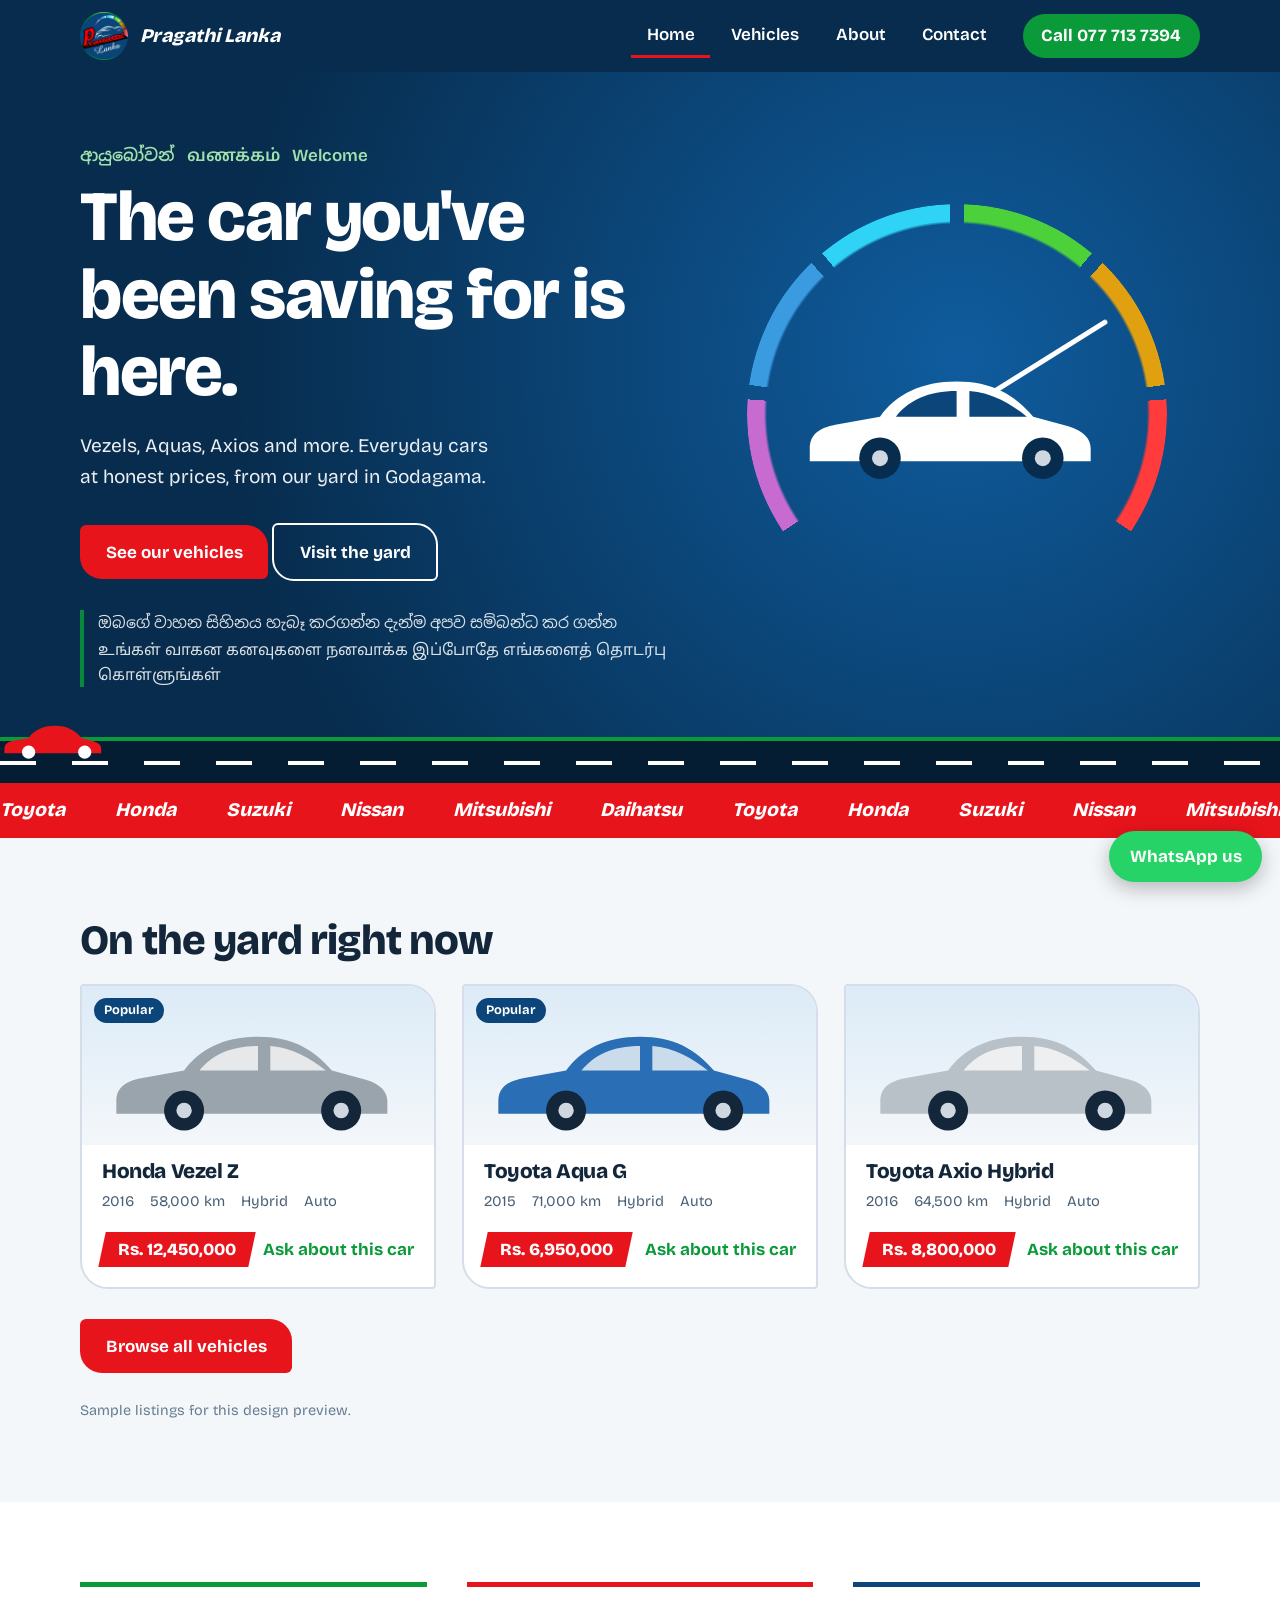
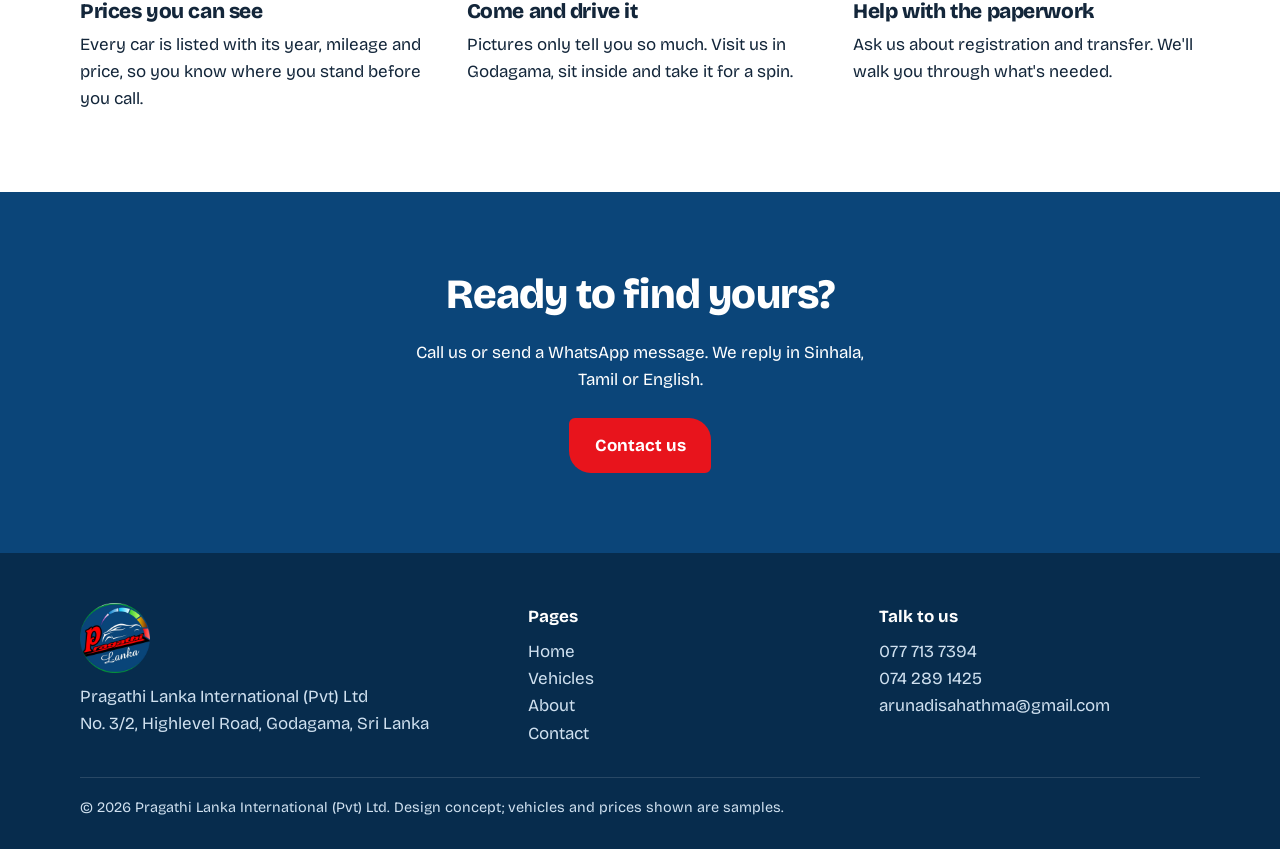
<file: index.html>
<!DOCTYPE html>
<html lang="en">
<head>
<meta charset="utf-8">
<meta name="viewport" content="width=device-width, initial-scale=1">
<title>Pragathi Lanka | Cars for sale in Godagama</title>
<meta name="description" content="Honda, Toyota and Suzuki cars for everyday Sri Lankan drivers. Visit Pragathi Lanka in Godagama.">
<link rel="icon" href="images/logo.png">
<link rel="preconnect" href="https://fonts.googleapis.com">
<link href="https://fonts.googleapis.com/css2?family=Bricolage+Grotesque:wght@400;600;800&family=Noto+Sans+Sinhala:wght@400;600&family=Noto+Sans+Tamil:wght@400;600&display=swap" rel="stylesheet">
<link rel="stylesheet" href="style.css">
</head>
<body data-page="index">

<div class="hero">
  <div class="wrap">
    <div>
      <p class="hello">ආයුබෝවන් &nbsp; வணக்கம் &nbsp; Welcome</p>
      <h1>The car you've been saving for is here.</h1>
      <p class="lead">Vezels, Aquas, Axios and more. Everyday cars at honest prices, from our yard in Godagama.</p>
      <a class="btn" href="inventory.html">See our vehicles</a>
      <a class="btn ghost" href="contact.html">Visit the yard</a>
      <div class="tri">
        <span>ඔබගේ වාහන සිහිනය හැබෑ කරගන්න දැන්ම අපව සම්බන්ධ කර ගන්න</span>
        <span>உங்கள் வாகன கனவுகளை நனவாக்க இப்போதே எங்களைத் தொடர்பு கொள்ளுங்கள்</span>
      </div>
    </div>
    <div class="gauge" aria-hidden="true">
      <div class="ring"></div><div class="needle"></div>
      <svg class="car" viewBox="0 0 200 80" fill="currentColor"><path d="M8 58c0-9 6-13 16-15l28-5c10-14 26-22 48-22 22 0 36 8 48 22l22 6c10 3 14 8 14 14v8H8z"/><path fill="#0b4579" d="M62 38c8-10 20-16 38-16v16zM108 22c14 1 26 8 36 16h-36z"/><g fill="#072c4d"><circle cx="52" cy="64" r="13"/><circle cx="154" cy="64" r="13"/></g><g fill="#cfd8e0"><circle cx="52" cy="64" r="5"/><circle cx="154" cy="64" r="5"/></g></svg>
    </div>
  </div>
  <div class="road" aria-hidden="true">
    <svg viewBox="0 0 200 80" fill="currentColor"><path d="M8 58c0-9 6-13 16-15l28-5c10-14 26-22 48-22 22 0 36 8 48 22l22 6c10 3 14 8 14 14v8H8z"/><g fill="#fff"><circle cx="52" cy="64" r="12"/><circle cx="154" cy="64" r="12"/></g></svg>
  </div>
</div>

<div class="strip" aria-hidden="true"><div>
  <span>Toyota</span><span>Honda</span><span>Suzuki</span><span>Nissan</span><span>Mitsubishi</span><span>Daihatsu</span>
  <span>Toyota</span><span>Honda</span><span>Suzuki</span><span>Nissan</span><span>Mitsubishi</span><span>Daihatsu</span>
</div></div>

<section>
  <div class="wrap">
    <h2 class="rv">On the yard right now</h2>
    <div class="grid" data-cars="3"></div>
    <p style="margin-top:30px"><a class="btn" href="inventory.html">Browse all vehicles</a></p>
    <p class="note">Sample listings for this design preview.</p>
  </div>
</section>

<section style="background:#fff">
  <div class="wrap three">
    <div class="rv"><h3>Prices you can see</h3><p>Every car is listed with its year, mileage and price, so you know where you stand before you call.</p></div>
    <div class="rv"><h3>Come and drive it</h3><p>Pictures only tell you so much. Visit us in Godagama, sit inside and take it for a spin.</p></div>
    <div class="rv"><h3>Help with the paperwork</h3><p>Ask us about registration and transfer. We'll walk you through what's needed.</p></div>
  </div>
</section>

<section class="band">
  <div class="wrap rv">
    <h2>Ready to find yours?</h2>
    <p>Call us or send a WhatsApp message. We reply in Sinhala, Tamil or English.</p>
    <a class="btn" href="contact.html">Contact us</a>
  </div>
</section>

<script src="script.js"></script>
</body>
</html>
</file>
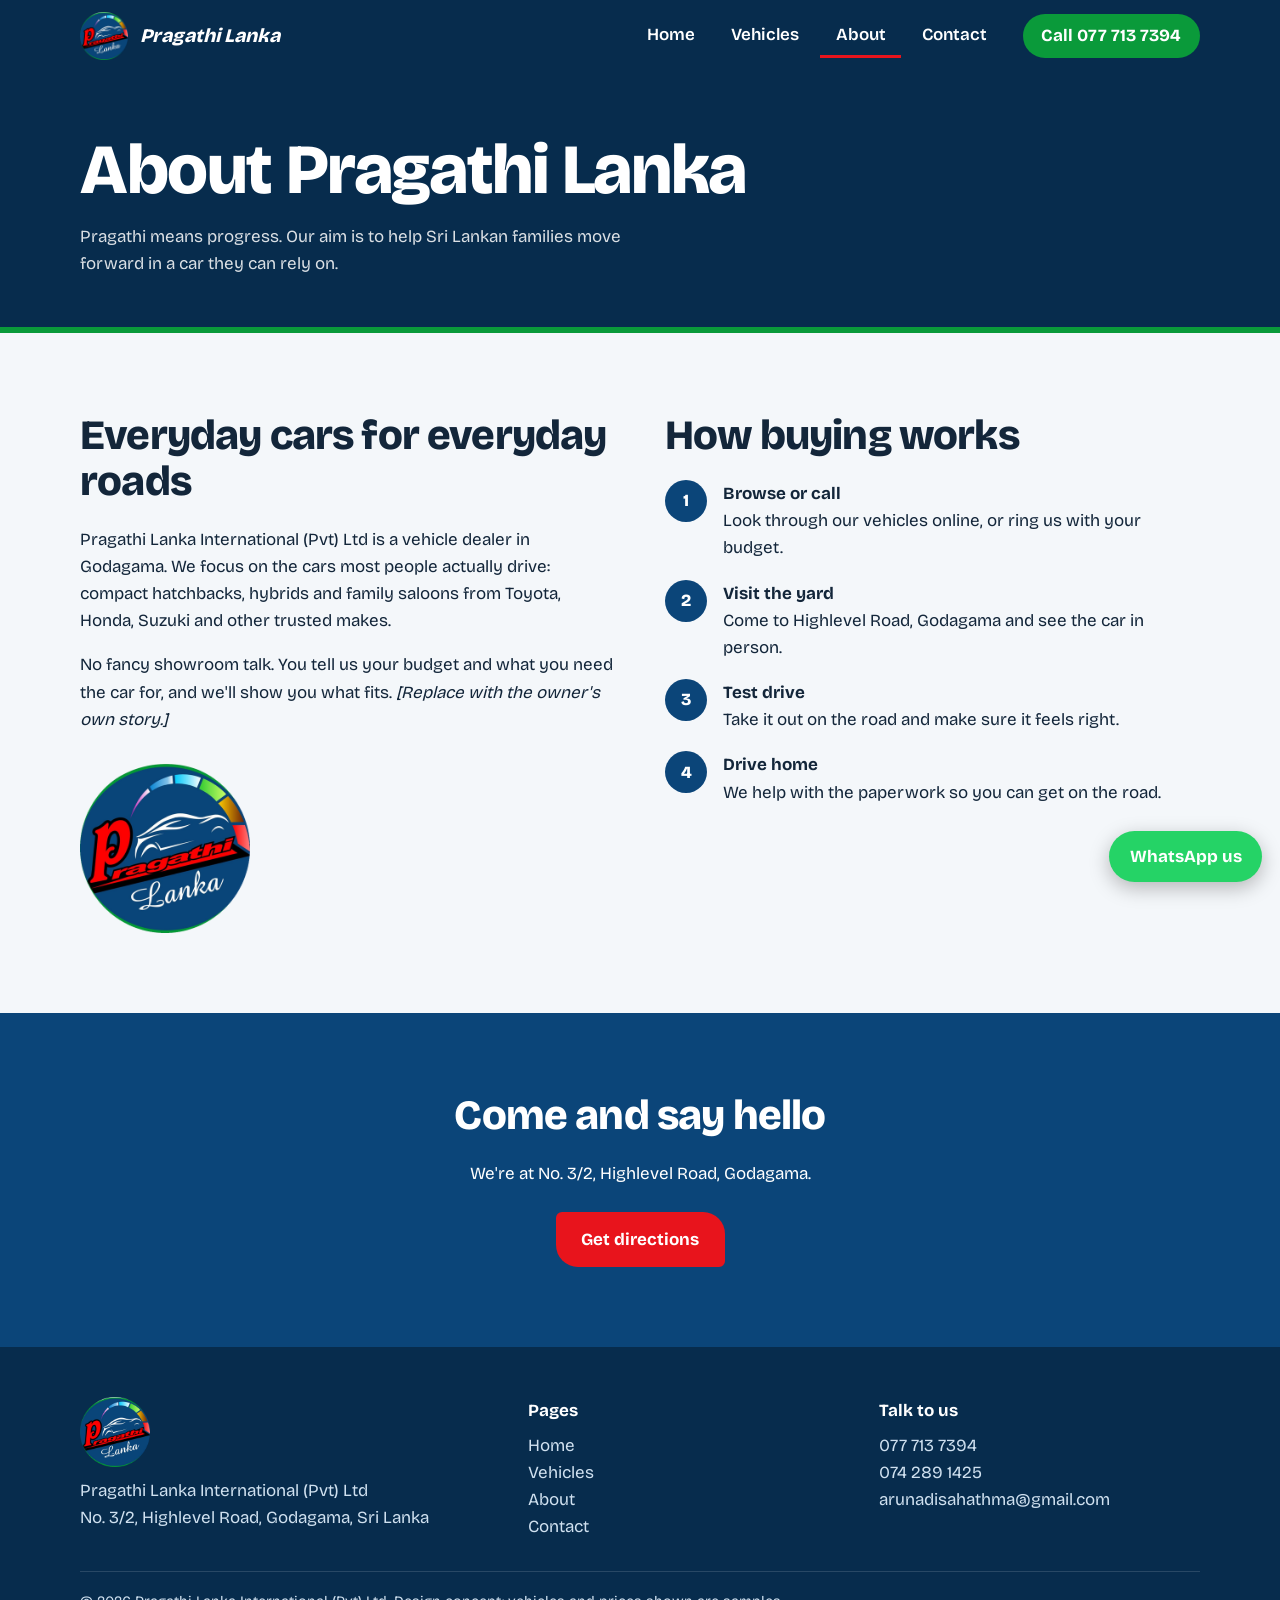
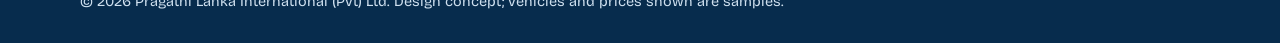
<file: about.html>
<!DOCTYPE html>
<html lang="en">
<head>
<meta charset="utf-8">
<meta name="viewport" content="width=device-width, initial-scale=1">
<title>About | Pragathi Lanka</title>
<link rel="icon" href="images/logo.png">
<link rel="preconnect" href="https://fonts.googleapis.com">
<link href="https://fonts.googleapis.com/css2?family=Bricolage+Grotesque:wght@400;600;800&family=Noto+Sans+Sinhala:wght@400;600&family=Noto+Sans+Tamil:wght@400;600&display=swap" rel="stylesheet">
<link rel="stylesheet" href="style.css">
</head>
<body data-page="about">

<div class="page-head">
  <div class="wrap">
    <h1>About Pragathi Lanka</h1>
    <p>Pragathi means progress. Our aim is to help Sri Lankan families move forward in a car they can rely on.</p>
  </div>
</div>

<section>
  <div class="wrap split">
    <div class="rv">
      <h2>Everyday cars for everyday roads</h2>
      <p>Pragathi Lanka International (Pvt) Ltd is a vehicle dealer in Godagama. We focus on the cars most people actually drive: compact hatchbacks, hybrids and family saloons from Toyota, Honda, Suzuki and other trusted makes.</p>
      <p style="margin-top:1em">No fancy showroom talk. You tell us your budget and what you need the car for, and we'll show you what fits. <em>[Replace with the owner's own story.]</em></p>
      <img src="images/logo.png" alt="Pragathi Lanka logo" style="width:170px;margin-top:30px">
    </div>
    <div class="rv">
      <h2>How buying works</h2>
      <ol class="steps">
        <li><b>Browse or call</b>Look through our vehicles online, or ring us with your budget.</li>
        <li><b>Visit the yard</b>Come to Highlevel Road, Godagama and see the car in person.</li>
        <li><b>Test drive</b>Take it out on the road and make sure it feels right.</li>
        <li><b>Drive home</b>We help with the paperwork so you can get on the road.</li>
      </ol>
    </div>
  </div>
</section>

<section class="band">
  <div class="wrap rv">
    <h2>Come and say hello</h2>
    <p>We're at No. 3/2, Highlevel Road, Godagama.</p>
    <a class="btn" href="contact.html">Get directions</a>
  </div>
</section>

<script src="script.js"></script>
</body>
</html>
</file>
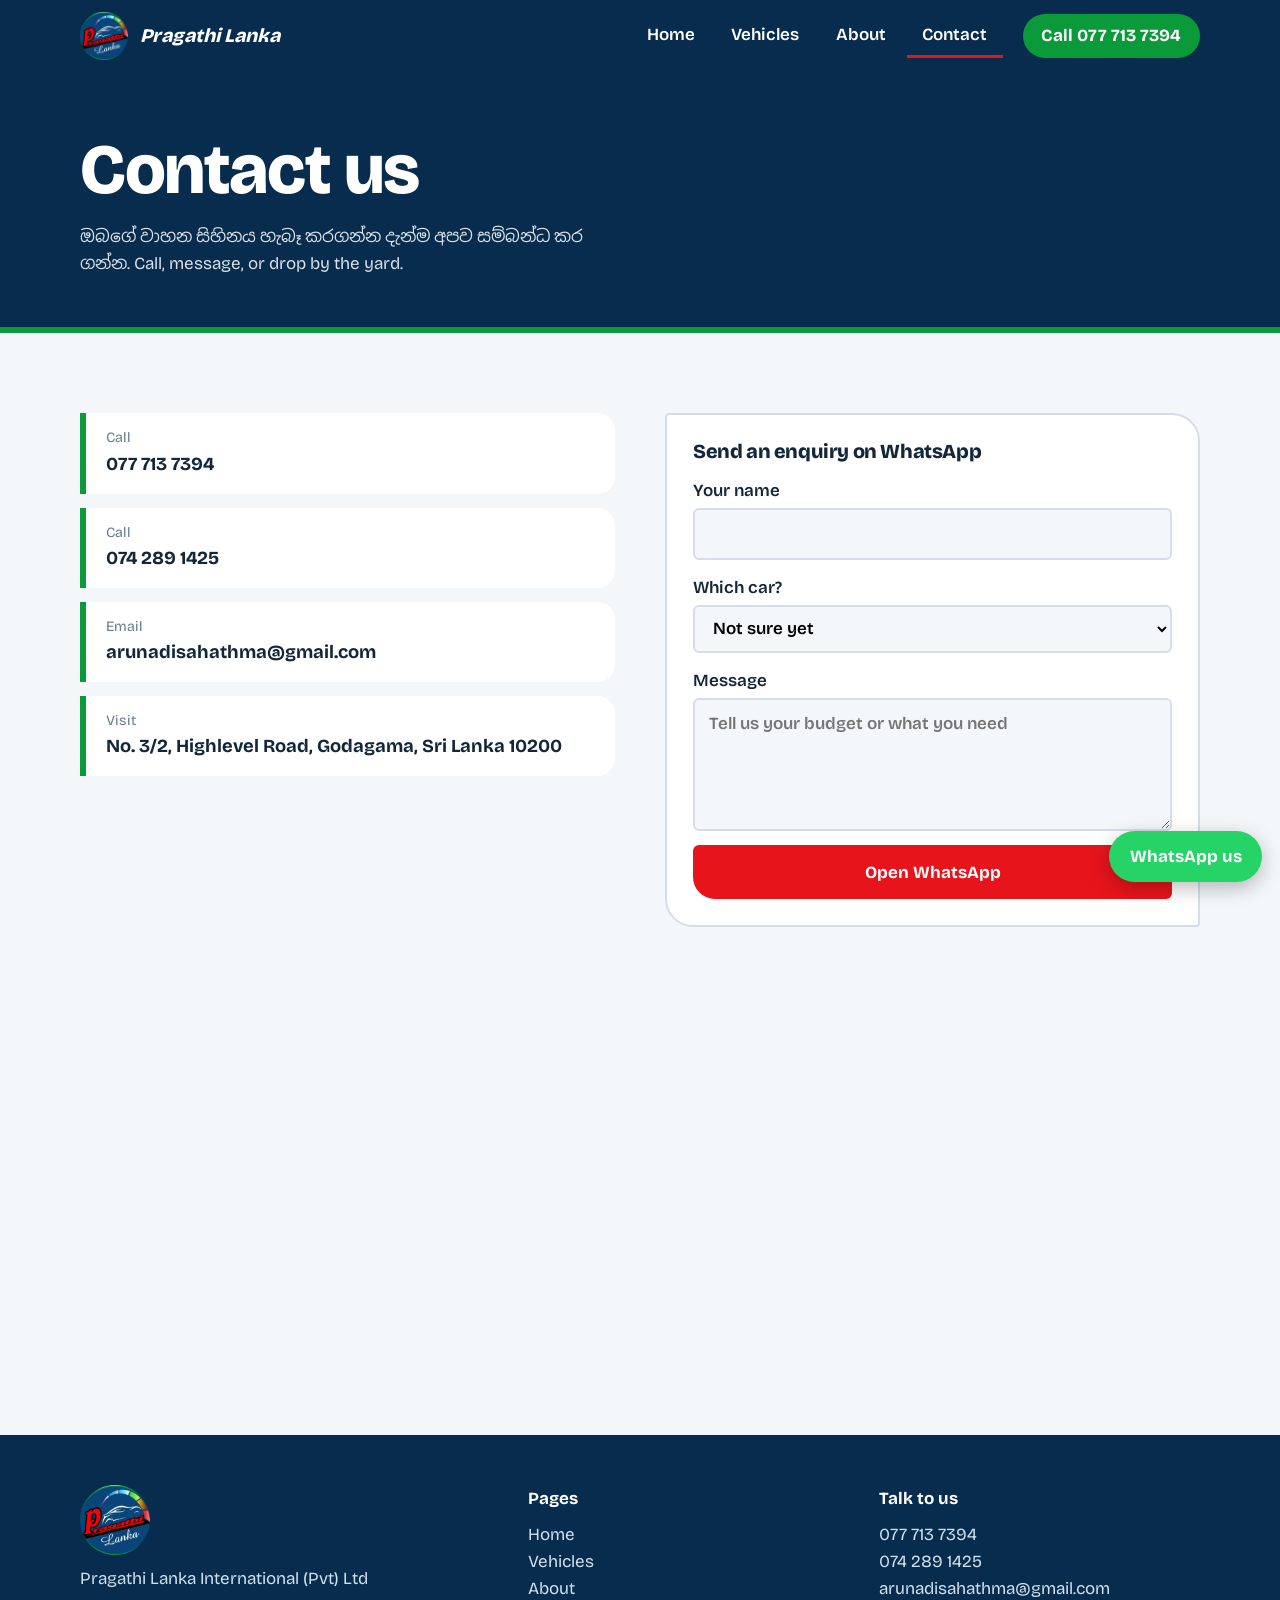
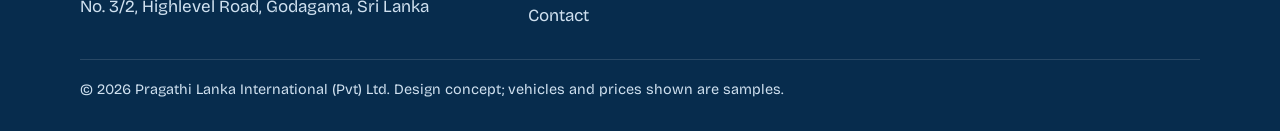
<file: contact.html>
<!DOCTYPE html>
<html lang="en">
<head>
<meta charset="utf-8">
<meta name="viewport" content="width=device-width, initial-scale=1">
<title>Contact | Pragathi Lanka</title>
<link rel="icon" href="images/logo.png">
<link rel="preconnect" href="https://fonts.googleapis.com">
<link href="https://fonts.googleapis.com/css2?family=Bricolage+Grotesque:wght@400;600;800&family=Noto+Sans+Sinhala:wght@400;600&family=Noto+Sans+Tamil:wght@400;600&display=swap" rel="stylesheet">
<link rel="stylesheet" href="style.css">
</head>
<body data-page="contact">

<div class="page-head">
  <div class="wrap">
    <h1>Contact us</h1>
    <p>ඔබගේ වාහන සිහිනය හැබෑ කරගන්න දැන්ම අපව සම්බන්ධ කර ගන්න. Call, message, or drop by the yard.</p>
  </div>
</div>

<section>
  <div class="wrap split">
    <div class="cards rv">
      <a href="tel:+94777137394"><small>Call</small><b>077 713 7394</b></a>
      <a href="tel:+94742891425"><small>Call</small><b>074 289 1425</b></a>
      <a href="mailto:arunadisahathma@gmail.com"><small>Email</small><b>arunadisahathma@gmail.com</b></a>
      <div><small>Visit</small><b>No. 3/2, Highlevel Road, Godagama, Sri Lanka 10200</b></div>
    </div>
    <form id="enq" class="rv">
      <h3>Send an enquiry on WhatsApp</h3>
      <label>Your name<input name="name" required autocomplete="name"></label>
      <label>Which car?<select name="car"><option value="">Not sure yet</option></select></label>
      <label>Message<textarea name="msg" rows="4" placeholder="Tell us your budget or what you need"></textarea></label>
      <button class="btn" type="submit">Open WhatsApp</button>
    </form>
  </div>
  <div class="wrap">
    <iframe src="https://www.google.com/maps/embed?pb=!1m18!1m12!1m3!1d700.2687915377527!2d80.03606870343266!3d6.852374207102089!2m3!1f0!2f0!3f0!3m2!1i1024!2i768!4f13.1!3m3!1m2!1s0x3ae25249256c5b7f%3A0x86a5e6dd786a88b5!2sPragathi%20Lanka!5e0!3m2!1sen!2slk!4v1794651158692!5m2!1sen!2slk" title="Map to Pragathi Lanka" allowfullscreen loading="lazy" referrerpolicy="strict-origin-when-cross-origin"></iframe>
  </div>
</section>

<script src="script.js"></script>
</body>
</html>
</file>
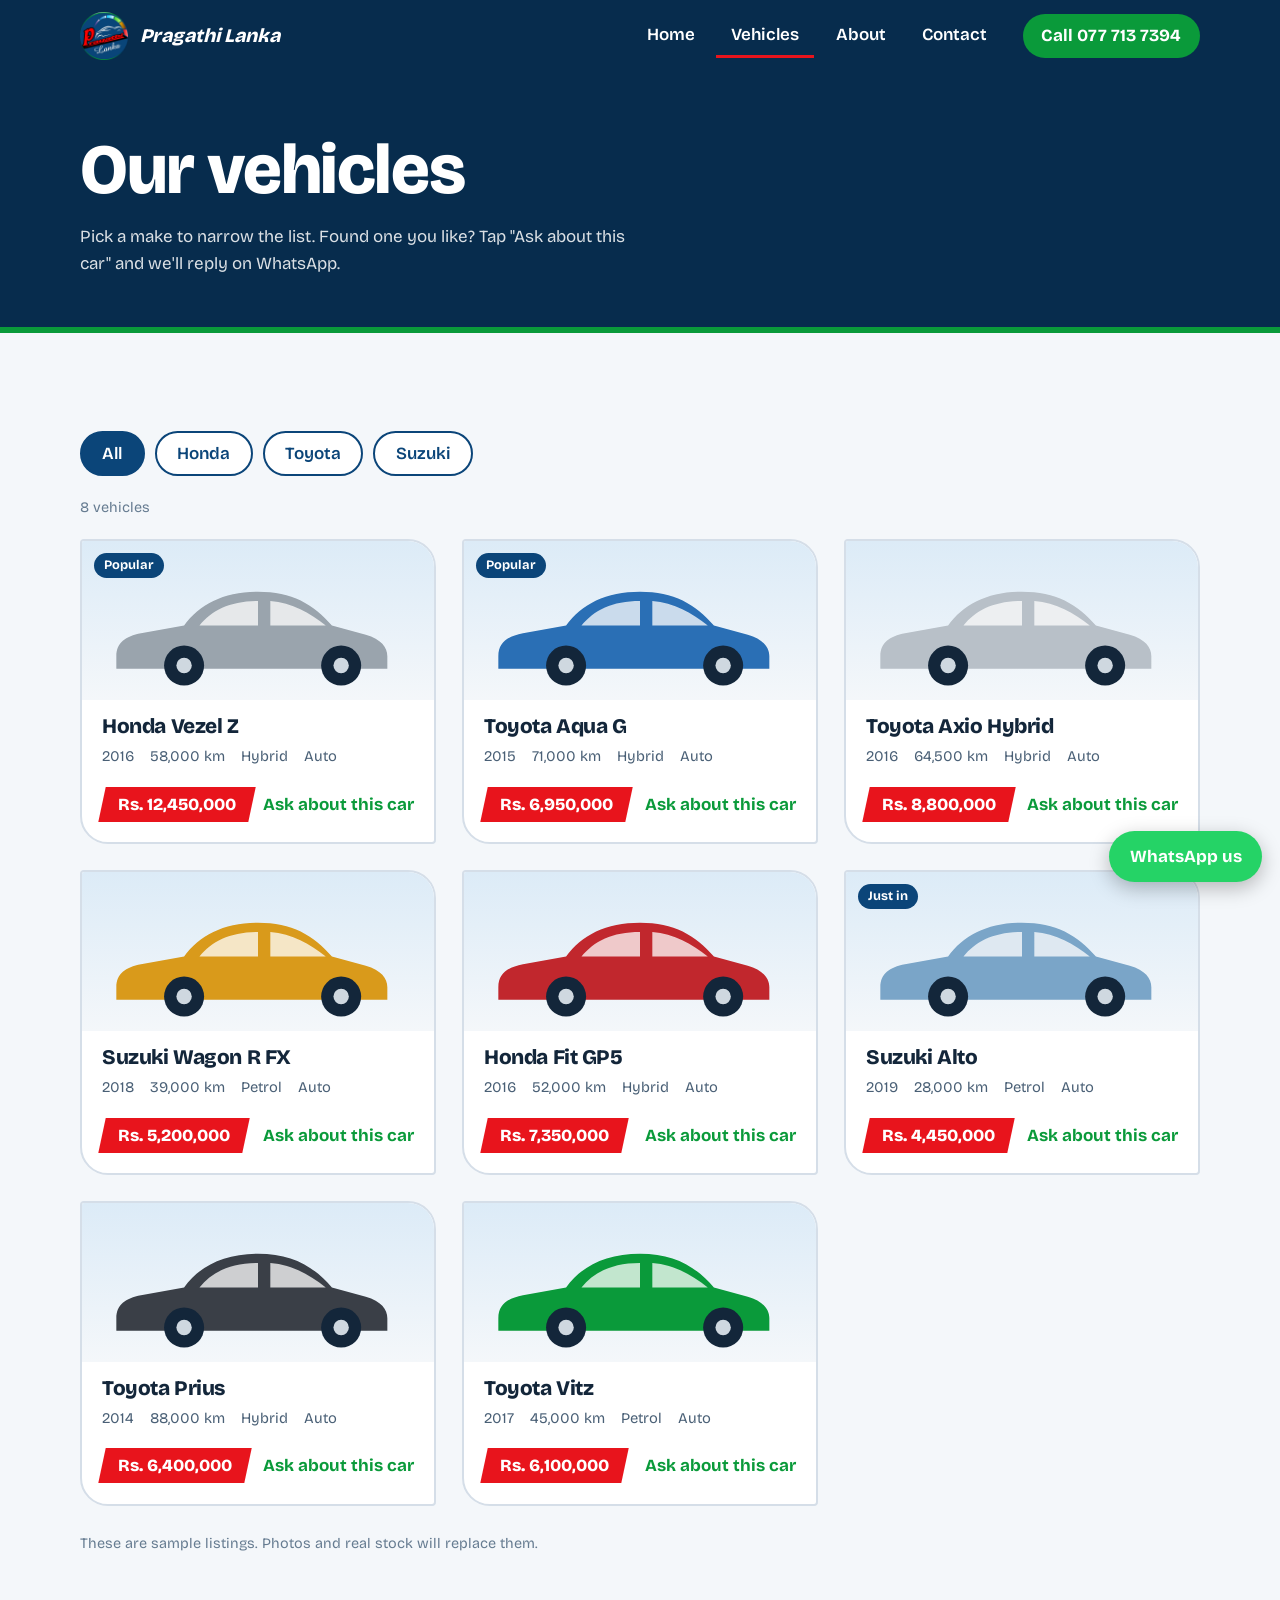
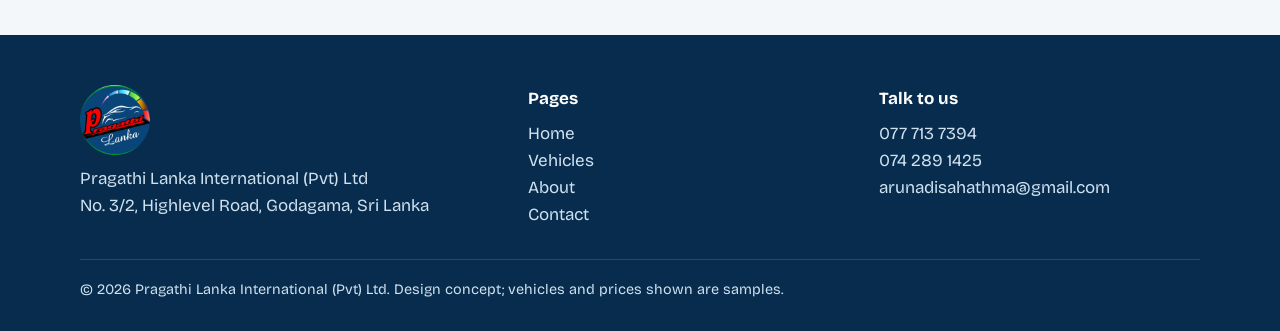
<file: inventory.html>
<!DOCTYPE html>
<html lang="en">
<head>
<meta charset="utf-8">
<meta name="viewport" content="width=device-width, initial-scale=1">
<title>Vehicles | Pragathi Lanka</title>
<link rel="icon" href="images/logo.png">
<link rel="preconnect" href="https://fonts.googleapis.com">
<link href="https://fonts.googleapis.com/css2?family=Bricolage+Grotesque:wght@400;600;800&family=Noto+Sans+Sinhala:wght@400;600&family=Noto+Sans+Tamil:wght@400;600&display=swap" rel="stylesheet">
<link rel="stylesheet" href="style.css">
</head>
<body data-page="inventory">

<div class="page-head">
  <div class="wrap">
    <h1>Our vehicles</h1>
    <p>Pick a make to narrow the list. Found one you like? Tap "Ask about this car" and we'll reply on WhatsApp.</p>
  </div>
</div>

<section>
  <div class="wrap">
    <div class="chips" role="group" aria-label="Filter by make"></div>
    <p id="count" class="note" aria-live="polite" style="margin:-10px 0 20px"></p>
    <div class="grid" data-cars></div>
    <p class="note">These are sample listings. Photos and real stock will replace them.</p>
  </div>
</section>

<script src="script.js"></script>
</body>
</html>
</file>
<file: style.css>
:root{--navy:#0b4579;--deep:#072c4d;--green:#0a9a3a;--red:#e8141c;--paper:#f4f7fa;--ink:#13263a;--line:#d5dee8;
--f:'Bricolage Grotesque','Noto Sans Sinhala','Noto Sans Tamil',system-ui,sans-serif}
*{box-sizing:border-box;margin:0}
html{scroll-behavior:smooth}
body{font:17px/1.6 var(--f);color:var(--ink);background:var(--paper)}
img,svg{max-width:100%;display:block}
a{color:inherit}
:focus-visible{outline:3px solid var(--green);outline-offset:3px}
.wrap{width:min(1120px,92%);margin:auto}
h1,h2,h3{line-height:1.1;font-weight:800;letter-spacing:-.02em}
h1{font-size:clamp(2.5rem,6vw,4.4rem)}
h2{font-size:clamp(1.8rem,3.5vw,2.6rem);margin-bottom:.5em}
section{padding:80px 0}
.btn{display:inline-block;padding:.8em 1.5em;font-weight:700;text-decoration:none;background:var(--red);color:#fff;border-radius:6px 22px 6px 22px;transition:transform .2s,background .2s;border:0;font:inherit;font-weight:700;cursor:pointer}
.btn:hover{transform:translateY(-3px) skewX(-6deg);background:#c70f16}
.btn.ghost{background:transparent;border:2px solid #fff}
.btn.ghost:hover{background:#fff;color:var(--navy)}

/* header */
header{position:sticky;top:0;z-index:20;background:var(--deep);color:#fff;transition:box-shadow .3s}
header.stuck{box-shadow:0 6px 24px #0006}
header .wrap{display:flex;align-items:center;gap:20px;height:72px}
.brand{display:flex;align-items:center;gap:12px;text-decoration:none;font-weight:800;font-size:1.2rem;font-style:italic}
.brand img{width:48px;height:48px}
nav{margin-left:auto;display:flex;gap:6px}
nav a{padding:.4em .9em;text-decoration:none;font-weight:600;border-bottom:3px solid transparent}
nav a:hover{border-color:var(--green)}
nav a.on{border-color:var(--red)}
.call{background:var(--green);padding:.5em 1.1em;border-radius:99px;font-weight:700;text-decoration:none;white-space:nowrap}
.burger{display:none;background:none;border:0;color:#fff;font-size:1.8rem;cursor:pointer}

/* hero */
.hero{background:radial-gradient(circle at 75% 40%,#0f5c9e,var(--deep) 70%);color:#fff;padding:70px 0 0;overflow:hidden}
.hero .wrap{display:grid;grid-template-columns:1.1fr .9fr;gap:40px;align-items:center}
.hero p.lead{font-size:1.2rem;margin:1em 0 1.6em;max-width:34ch;opacity:.92}
.hello{font-weight:600;color:#9fe0ad;margin-bottom:.6em}
.tri{margin-top:1.8em;display:grid;gap:2px;font-size:.98rem;opacity:.85;border-left:4px solid var(--green);padding-left:14px}
.gauge{position:relative;width:min(420px,100%);aspect-ratio:1;margin:auto}
.ring{position:absolute;inset:0;border-radius:50%;
background:conic-gradient(from -124deg,#c86bd1 0 38deg,#0000 0 42deg,#3b9be0 0 80deg,#0000 0 84deg,#2ed3f5 0 122deg,#0000 0 126deg,#4cd13b 0 164deg,#0000 0 168deg,#e0a010 0 206deg,#0000 0 210deg,#ff3b3b 0 248deg,#0000 0);
-webkit-mask:radial-gradient(circle,#0000 64%,#000 65%);mask:radial-gradient(circle,#0000 64%,#000 65%);
animation:sweep 1.6s cubic-bezier(.3,.7,.2,1) both}
@keyframes sweep{from{opacity:0;transform:rotate(-90deg) scale(.7)}}
.needle{position:absolute;left:50%;top:8%;height:42%;width:5px;margin-left:-2.5px;background:#fff;border-radius:4px;transform-origin:50% 100%;animation:needle 2.4s cubic-bezier(.3,1.4,.4,1) .3s both}
@keyframes needle{from{transform:rotate(-124deg)}to{transform:rotate(58deg)}}
.gauge .car{position:absolute;left:12%;right:12%;top:36%;color:#fff;animation:bob 3s ease-in-out infinite}
@keyframes bob{50%{transform:translateY(-6px)}}
.road{height:46px;margin-top:50px;position:relative;background:#041d33;border-top:4px solid var(--green)}
.road::before{content:"";position:absolute;left:0;right:0;top:20px;height:4px;background:repeating-linear-gradient(90deg,#fff 0 36px,#0000 36px 72px);animation:dash 1s linear infinite}
@keyframes dash{to{background-position:-72px 0}}
.road svg{position:absolute;bottom:22px;width:110px;color:var(--red);animation:drive 14s linear infinite}
@keyframes drive{from{left:-130px}to{left:100%}}

.strip{background:var(--red);color:#fff;overflow:hidden;padding:12px 0;font-weight:800;font-style:italic;font-size:1.2rem}
.strip div{display:flex;gap:50px;width:max-content;animation:slide 24s linear infinite}
@keyframes slide{to{transform:translateX(-50%)}}

/* cars */
.grid{display:grid;grid-template-columns:repeat(auto-fill,minmax(290px,1fr));gap:26px}
.car-card{background:#fff;border:2px solid var(--line);border-radius:4px 28px 4px 28px;overflow:hidden;display:flex;flex-direction:column;transition:transform .25s,border-color .25s}
.car-card:hover{transform:translateY(-6px);border-color:var(--navy)}
.pic{background:linear-gradient(180deg,#dcebf7,#f4f7fa);padding:26px 22px 10px;color:var(--c);position:relative}
.pic svg{transition:transform .5s}
.car-card:hover .pic svg{transform:translateX(12px)}
.tag{position:absolute;top:12px;left:12px;background:var(--navy);color:#fff;font-size:.8rem;font-weight:700;padding:2px 10px;border-radius:99px}
.info{padding:16px 20px 20px;display:flex;flex-direction:column;gap:6px;flex:1}
.info h3{font-size:1.3rem}
.facts{display:flex;flex-wrap:wrap;gap:4px 16px;font-size:.92rem;color:#4a6076}
.buy{margin-top:auto;padding-top:12px;display:flex;align-items:center;justify-content:space-between;gap:10px}
.price{background:var(--red);color:#fff;font-weight:800;padding:4px 16px;transform:skewX(-12deg)}
.price span{display:inline-block;transform:skewX(12deg)}
.buy a{font-weight:700;color:var(--green);text-decoration:none}
.buy a:hover{text-decoration:underline}
.chips{display:flex;flex-wrap:wrap;gap:10px;margin:18px 0 30px}
.chips button{font:inherit;font-weight:600;padding:.4em 1.2em;border:2px solid var(--navy);background:#fff;color:var(--navy);border-radius:99px;cursor:pointer;transition:.2s}
.chips button.on,.chips button:hover{background:var(--navy);color:#fff}
.note{font-size:.9rem;color:#667c91;margin-top:26px}
.page-head{background:var(--deep);color:#fff;padding:60px 0 50px;border-bottom:6px solid var(--green)}
.page-head p{max-width:50ch;opacity:.85;margin-top:.8em}

/* misc blocks */
.three{display:grid;grid-template-columns:repeat(3,1fr);gap:40px}
.three h3{font-size:1.3rem;margin-bottom:.3em;border-top:5px solid var(--green);padding-top:14px}
.three div:nth-child(2) h3{border-color:var(--red)}
.three div:nth-child(3) h3{border-color:var(--navy)}
.split{display:grid;grid-template-columns:1fr 1fr;gap:50px;align-items:start}
.steps{list-style:none;padding:0;counter-reset:s;display:grid;gap:18px}
.steps li{counter-increment:s;padding-left:58px;position:relative}
.steps li::before{content:counter(s);position:absolute;left:0;top:0;width:42px;height:42px;display:grid;place-items:center;background:var(--navy);color:#fff;font-weight:800;border-radius:50%}
.steps b{display:block}
.band{background:var(--navy);color:#fff;text-align:center}
.band p{margin:0 auto 1.5em;max-width:44ch}
.cards{display:grid;gap:14px}
.cards a,.cards div{display:block;background:#fff;border-left:6px solid var(--green);padding:14px 20px;text-decoration:none;border-radius:0 18px 18px 0}
.cards small{display:block;color:#667c91}
.cards b{font-size:1.15rem}
form{display:grid;gap:14px;background:#fff;padding:26px;border-radius:4px 28px 4px 28px;border:2px solid var(--line)}
label{font-weight:600;display:grid;gap:4px}
input,select,textarea{font:inherit;padding:.6em .8em;border:2px solid var(--line);border-radius:6px;background:var(--paper)}
input:focus,select:focus,textarea:focus{border-color:var(--navy);outline:0}
iframe{width:100%;height:380px;border:0;border-radius:4px 28px 4px 28px;margin-top:40px}
footer{background:var(--deep);color:#cfe0ef;padding:50px 0 30px}
footer .wrap{display:grid;grid-template-columns:1.3fr 1fr 1fr;gap:30px}
footer img{width:70px;margin-bottom:10px}
footer h4{color:#fff;margin-bottom:8px}
footer a{display:block;text-decoration:none}
footer a:hover{color:#fff;text-decoration:underline}
.copy{grid-column:1/-1;border-top:1px solid #ffffff22;padding-top:18px;font-size:.9rem}
.wa{position:fixed;right:18px;bottom:18px;z-index:30;background:#25d366;color:#fff;font-weight:700;text-decoration:none;padding:.7em 1.2em;border-radius:99px;box-shadow:0 6px 20px #0004}

.rv{opacity:0;transform:translateY(24px);transition:opacity .6s,transform .6s}
.rv.in{opacity:1;transform:none}

@media(max-width:820px){
.hero .wrap,.split,.three,footer .wrap{grid-template-columns:1fr}
.gauge{width:300px}
.burger{display:block;margin-left:auto}
.call{display:none}
nav{display:none;position:absolute;top:72px;left:0;right:0;background:var(--deep);flex-direction:column;padding:10px 4%}
nav.open{display:flex}
section{padding:56px 0}}
@media(prefers-reduced-motion:reduce){*{animation:none!important;transition:none!important}.rv{opacity:1;transform:none}}
</file>
